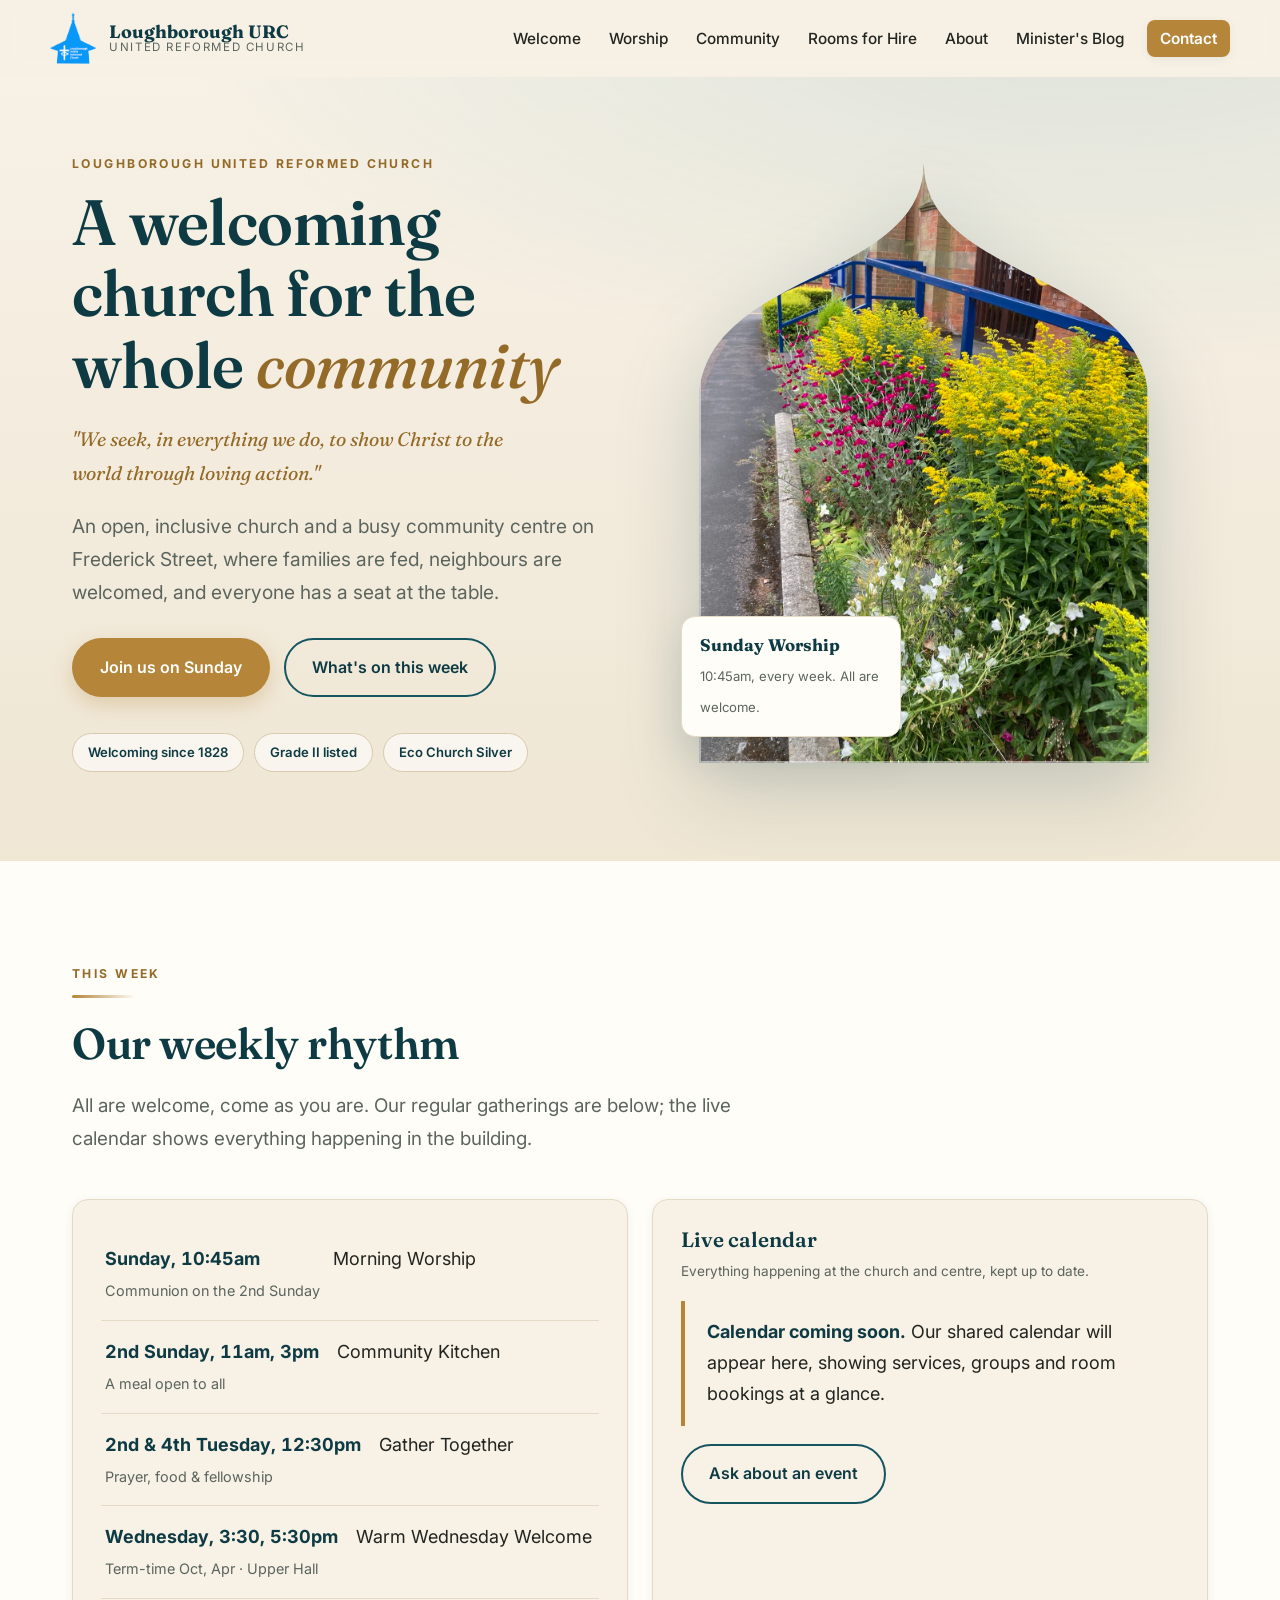
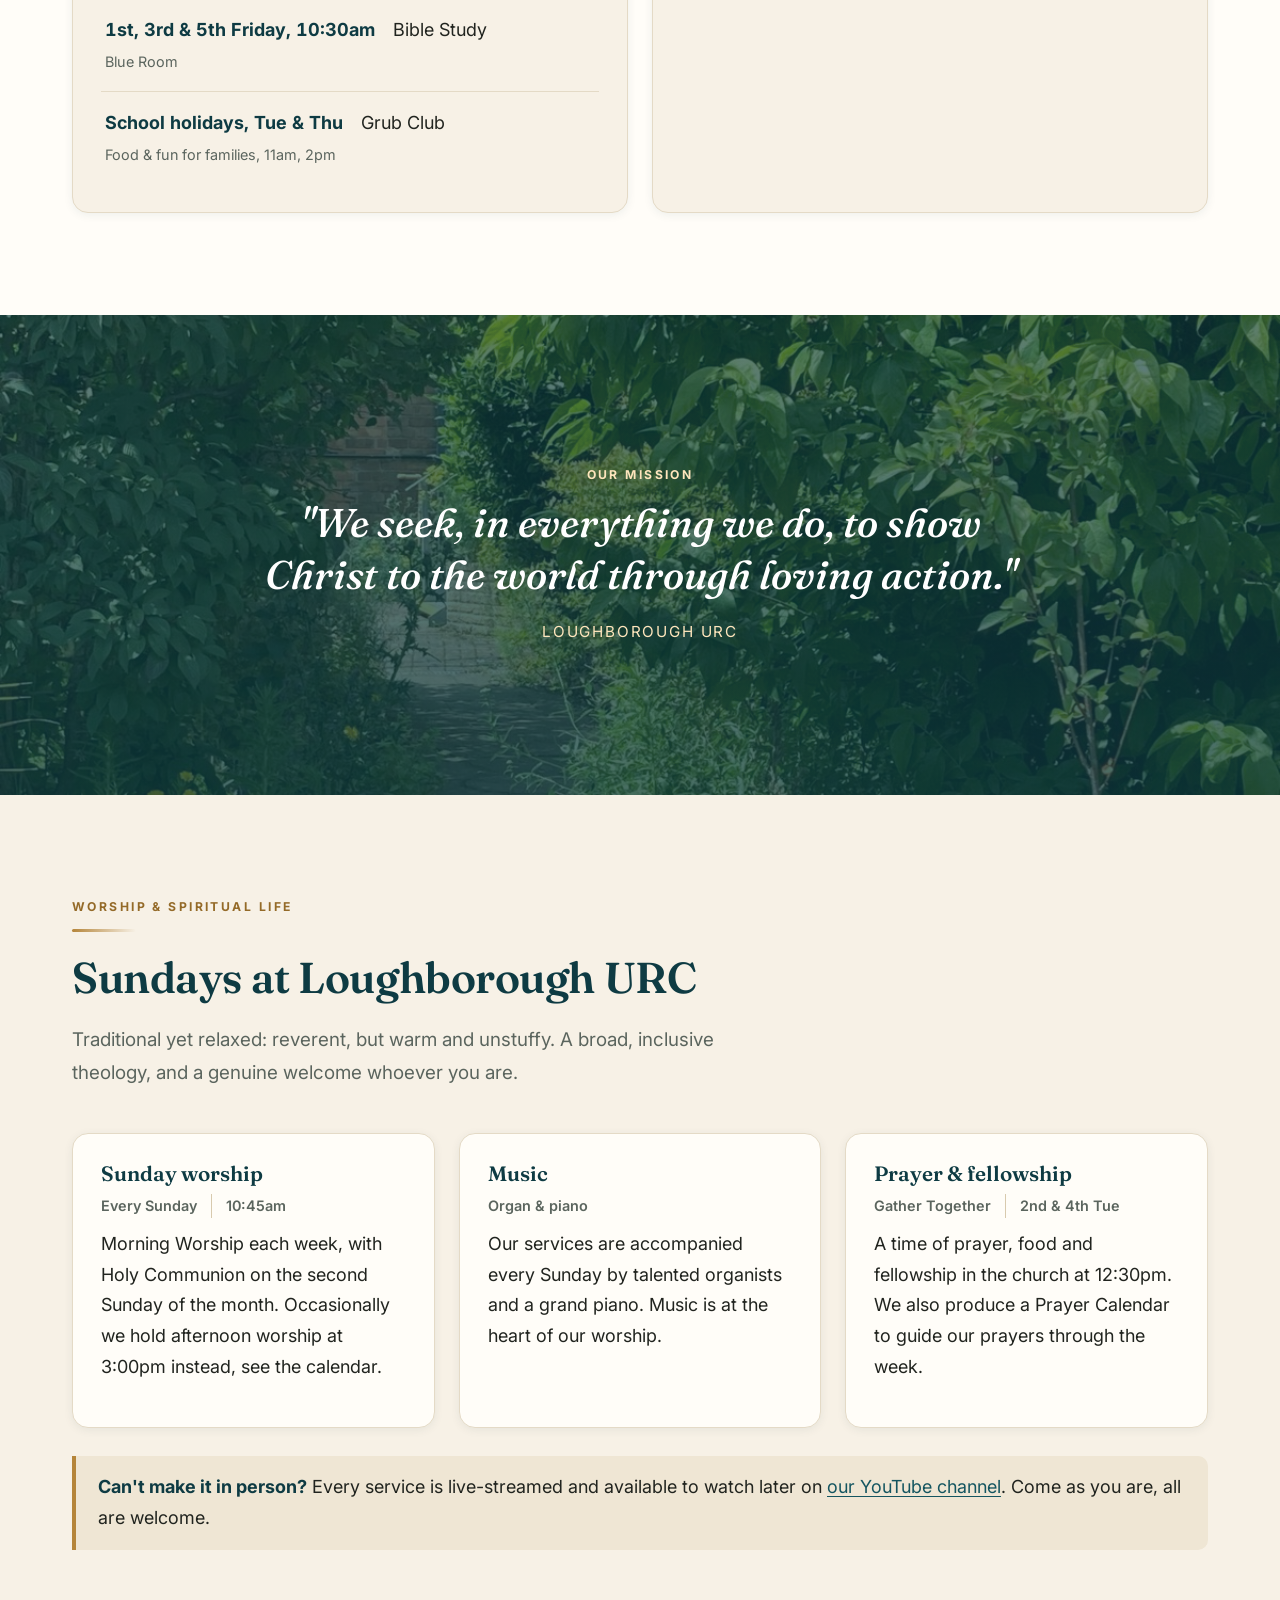
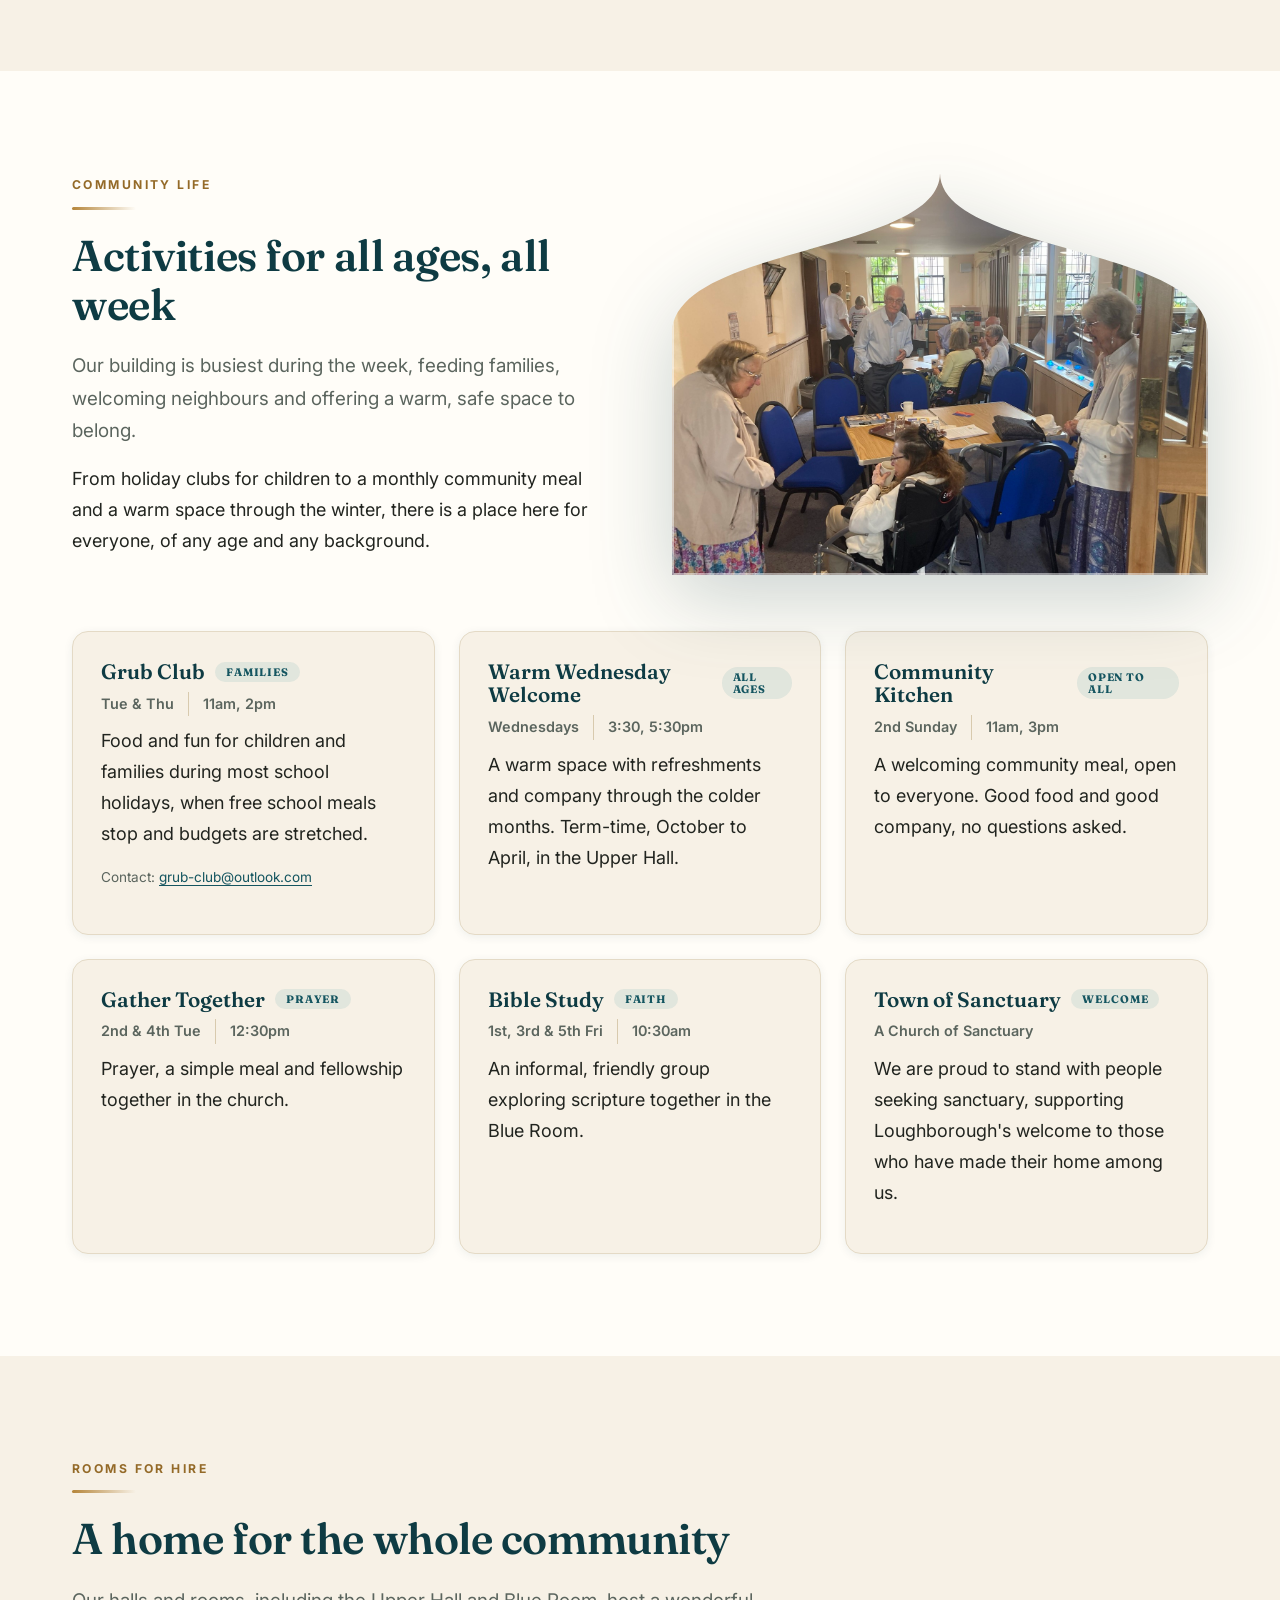
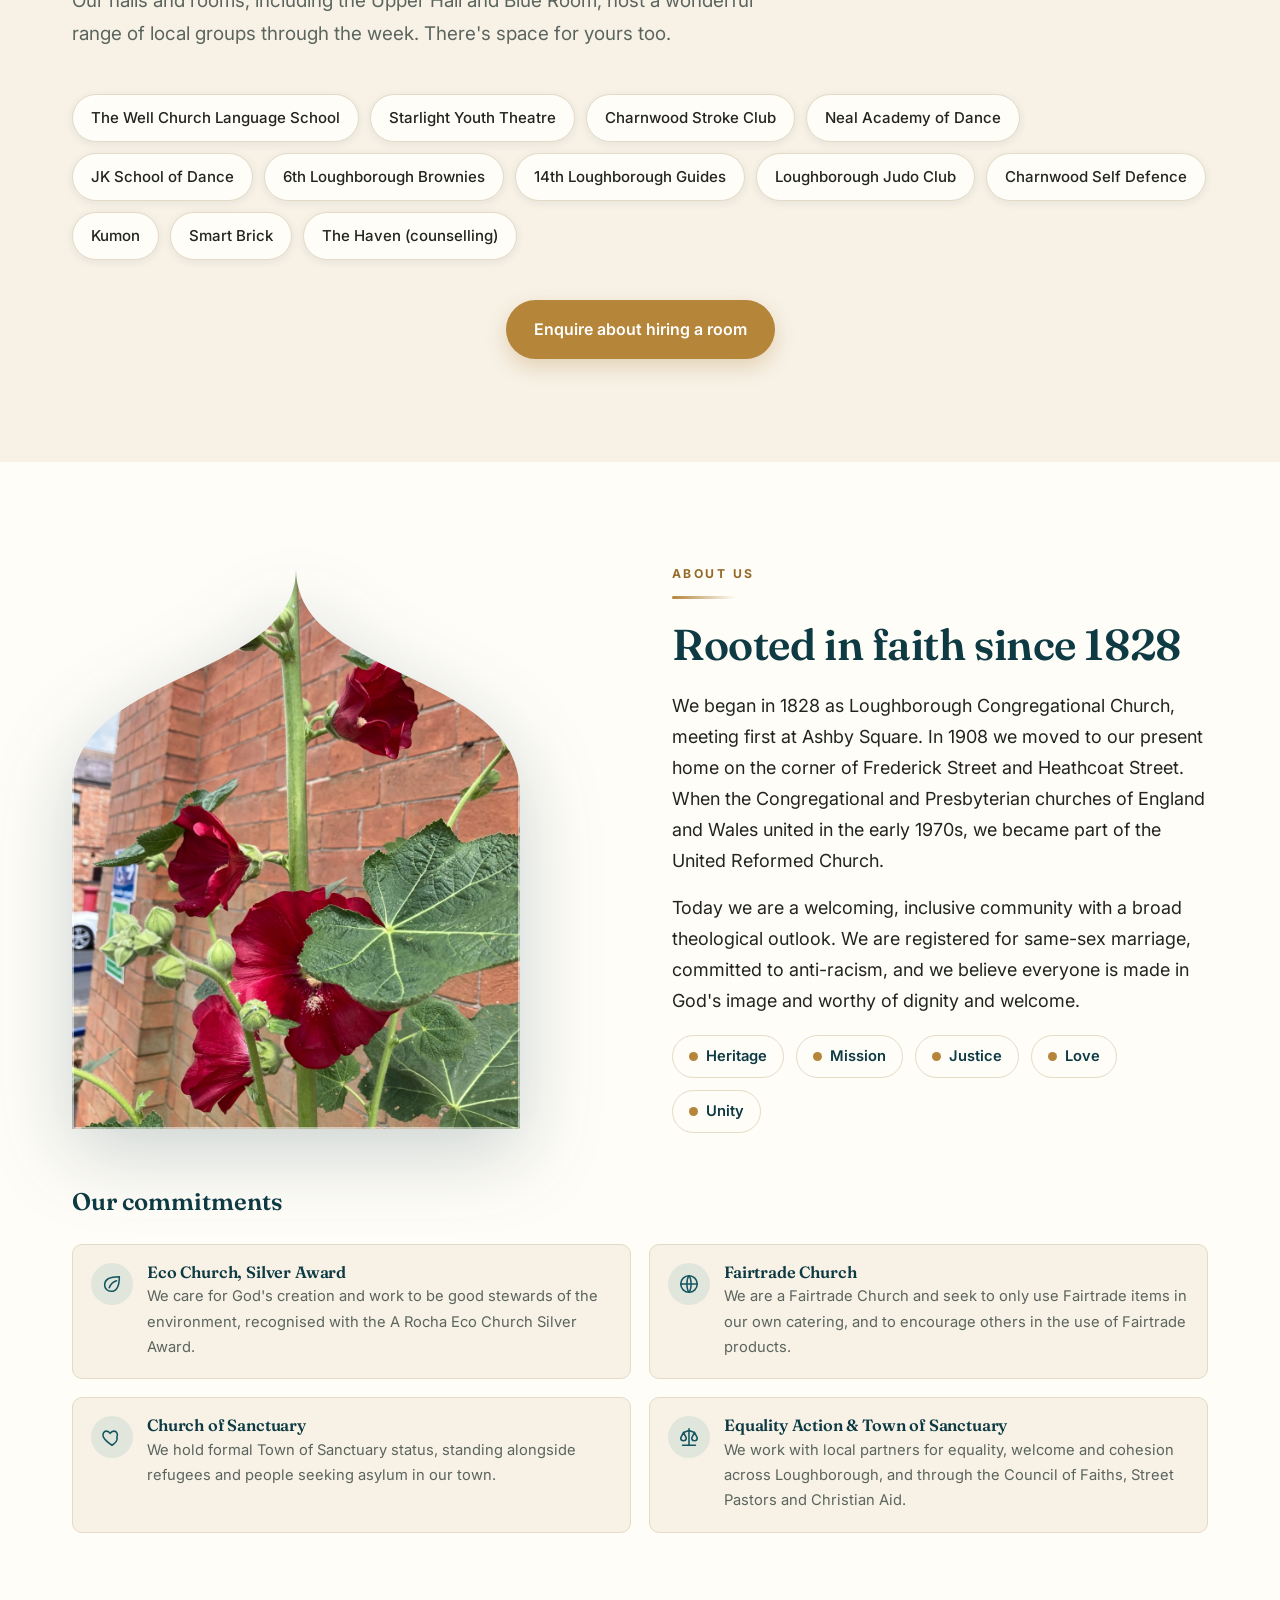
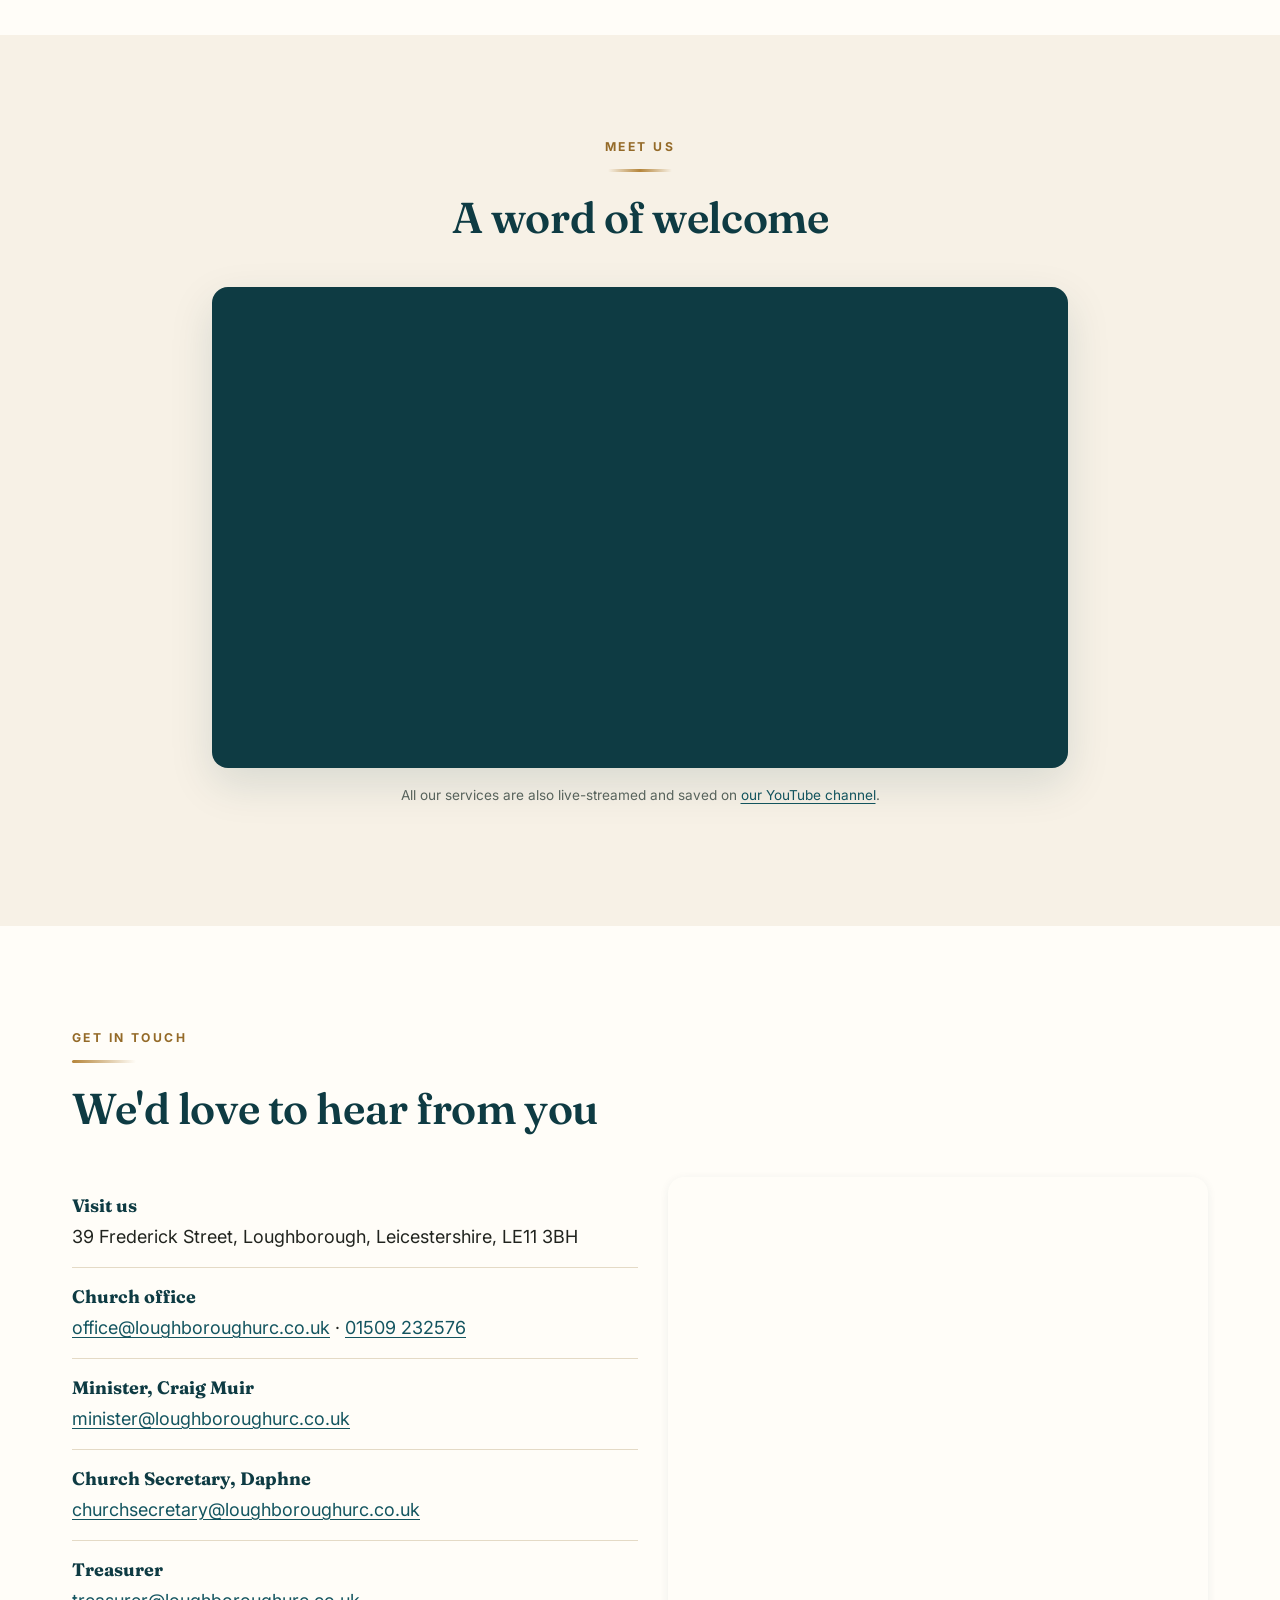
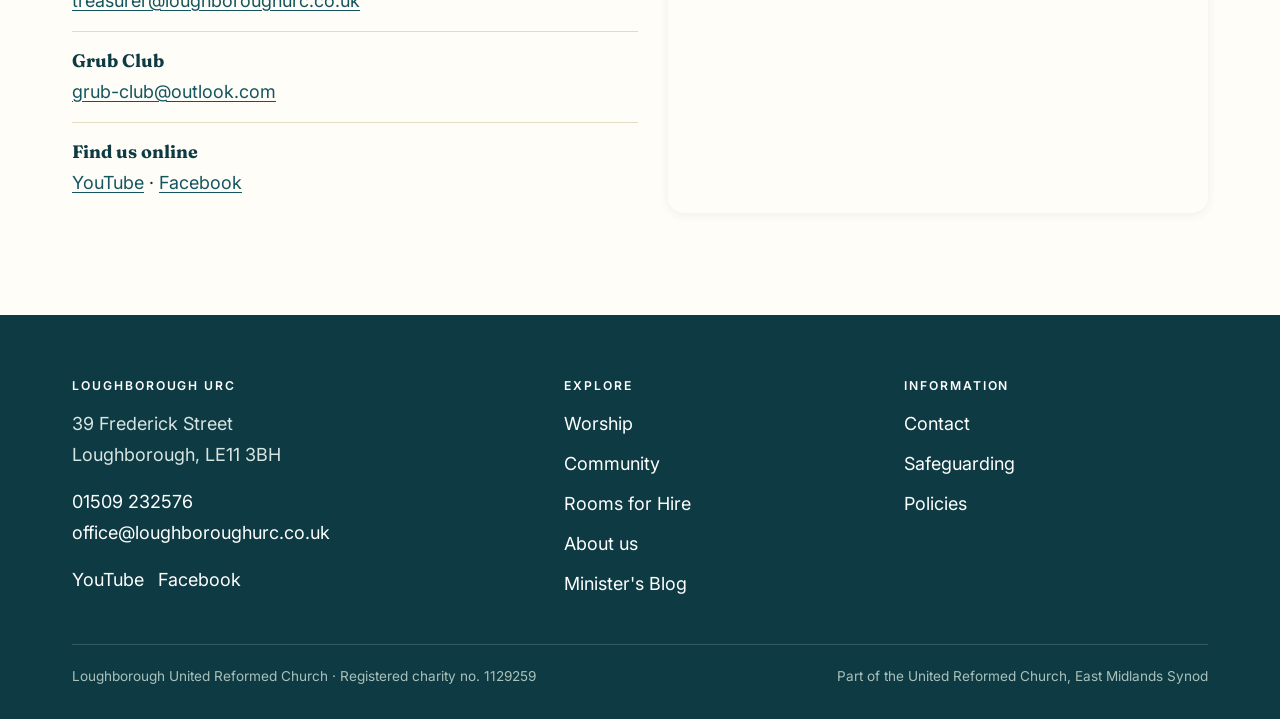
<file: index.html>
<!DOCTYPE html>
<html lang="en-GB">
<head>
  <meta charset="UTF-8" />
  <meta name="viewport" content="width=device-width, initial-scale=1.0" />
  <title>Loughborough United Reformed Church | A welcoming church &amp; community centre</title>
  <meta name="description" content="Loughborough URC, a welcoming, inclusive church and busy community centre on Frederick Street since 1908. Sunday worship, family groups, community meals, and a warm welcome for all." />
  <link rel="preconnect" href="https://fonts.googleapis.com" />
  <link rel="preconnect" href="https://fonts.gstatic.com" crossorigin />
  <link href="https://fonts.googleapis.com/css2?family=Fraunces:ital,opsz,wght@0,9..144,500;0,9..144,600;1,9..144,500;1,9..144,600&family=Inter:wght@400;500;600;700&display=swap" rel="stylesheet" />
  <link rel="icon" type="image/png" href="assets/favicon.png" />
  <link rel="stylesheet" href="styles.css" />
</head>
<body>
  <a href="#main" class="skip-link">Skip to content</a>

  <!-- Gothic-arch clip path used to frame photography -->
  <svg width="0" height="0" aria-hidden="true" focusable="false" style="position:absolute">
    <defs>
      <clipPath id="archClip" clipPathUnits="objectBoundingBox">
        <path d="M0,1 L0,0.4 C0,0.18 0.5,0.2 0.5,0 C0.5,0.2 1,0.18 1,0.4 L1,1 Z" />
      </clipPath>
    </defs>
  </svg>

  <!-- ===== Header ===== -->
  <header class="site-header">
    <div class="wrap nav">
      <a class="brand" href="index.html" aria-label="Loughborough United Reformed Church home">
        <img class="logo-img" src="assets/logo.png" alt="Loughborough United Reformed Church" width="46" height="52" />
        <span class="brand-text"><strong>Loughborough URC</strong><span>United Reformed Church</span></span>
      </a>
      <button class="nav-toggle" aria-expanded="false" aria-controls="nav-links">☰ Menu</button>
      <ul class="nav-links" id="nav-links">
        <li><a href="#welcome">Welcome</a></li>
        <li><a href="#worship">Worship</a></li>
        <li><a href="#community">Community</a></li>
        <li><a href="#rooms">Rooms for Hire</a></li>
        <li><a href="#about">About</a></li>
        <li><a href="blog.html">Minister's Blog</a></li>
        <li><a href="#contact" class="cta">Contact</a></li>
      </ul>
    </div>
  </header>

  <main id="main">

    <!-- ===== Hero ===== -->
    <section class="hero" id="welcome">
      <div class="wrap hero-split">
        <div class="hero-copy reveal">
          <p class="eyebrow">Loughborough United Reformed Church</p>
          <h1>A welcoming church for the whole <em>community</em></h1>
          <p class="mission">"We seek, in everything we do, to show Christ to the world through loving action."</p>
          <p class="lede">An open, inclusive church and a busy community centre on Frederick Street, where families are fed, neighbours are welcomed, and everyone has a seat at the table.</p>
          <div class="hero-actions">
            <a href="#worship" class="btn btn-primary">Join us on Sunday</a>
            <a href="#community" class="btn btn-ghost">What's on this week</a>
          </div>
          <ul class="chips">
            <li>Welcoming since 1828</li>
            <li>Grade II listed</li>
            <li>Eco Church Silver</li>
          </ul>
        </div>
        <div class="hero-media reveal">
          <div class="arch-frame">
            <img class="arch" src="assets/img/building-welcome.jpg" alt="The flower-lined entrance to Loughborough URC on Frederick Street" fetchpriority="high" width="1125" height="1500" />
          </div>
          <div class="hero-badge">
            <strong>Sunday Worship</strong>
            <span>10:45am, every week. All are welcome.</span>
          </div>
        </div>
      </div>
    </section>

    <!-- ===== This week ===== -->
    <section class="section alt" id="thisweek">
      <div class="wrap">
        <div class="section-head reveal">
          <p class="eyebrow">This week</p>
          <hr class="rule" />
          <h2>Our weekly rhythm</h2>
          <p class="lead">All are welcome, come as you are. Our regular gatherings are below; the live calendar shows everything happening in the building.</p>
        </div>
        <div class="grid grid-2">
          <div class="card reveal">
            <ul class="schedule">
              <li><span class="when">Sunday, 10:45am</span> <span class="what">Morning Worship</span> <span class="where">Communion on the 2nd Sunday</span></li>
              <li><span class="when">2nd Sunday, 11am, 3pm</span> <span class="what">Community Kitchen</span> <span class="where">A meal open to all</span></li>
              <li><span class="when">2nd &amp; 4th Tuesday, 12:30pm</span> <span class="what">Gather Together</span> <span class="where">Prayer, food &amp; fellowship</span></li>
              <li><span class="when">Wednesday, 3:30, 5:30pm</span> <span class="what">Warm Wednesday Welcome</span> <span class="where">Term-time Oct, Apr · Upper Hall</span></li>
              <li><span class="when">1st, 3rd &amp; 5th Friday, 10:30am</span> <span class="what">Bible Study</span> <span class="where">Blue Room</span></li>
              <li><span class="when">School holidays, Tue &amp; Thu</span> <span class="what">Grub Club</span> <span class="where">Food &amp; fun for families, 11am, 2pm</span></li>
            </ul>
          </div>
          <div class="card reveal">
            <h3>Live calendar</h3>
            <p class="muted-small">Everything happening at the church and centre, kept up to date.</p>
            <!-- TODO: paste Xavier's Google Calendar embed here:
            <iframe src="https://calendar.google.com/calendar/embed?src=YOUR_CALENDAR_ID&ctz=Europe/London" style="border:0;width:100%;min-height:420px"></iframe>
            -->
            <div class="note"><strong>Calendar coming soon.</strong> Our shared calendar will appear here, showing services, groups and room bookings at a glance.</div>
            <p style="margin-top:18px"><a class="btn btn-ghost" href="#contact">Ask about an event</a></p>
          </div>
        </div>
      </div>
    </section>

    <!-- ===== Scripture band ===== -->
    <section class="band reveal" style="background-image:url('assets/img/garden-path.jpg')" aria-label="Our mission">
      <div class="wrap">
        <p class="eyebrow">Our mission</p>
        <blockquote>"We seek, in everything we do, to show Christ to the world through loving action."</blockquote>
        <cite>Loughborough URC</cite>
      </div>
    </section>

    <!-- ===== Worship ===== -->
    <section class="section" id="worship">
      <div class="wrap">
        <div class="section-head reveal">
          <p class="eyebrow">Worship &amp; spiritual life</p>
          <hr class="rule" />
          <h2>Sundays at Loughborough URC</h2>
          <p class="lead">Traditional yet relaxed: reverent, but warm and unstuffy. A broad, inclusive theology, and a genuine welcome whoever you are.</p>
        </div>
        <div class="grid grid-3">
          <div class="card reveal">
            <h3>Sunday worship</h3>
            <p class="meta"><span>Every Sunday</span><span>10:45am</span></p>
            <p>Morning Worship each week, with Holy Communion on the second Sunday of the month. Occasionally we hold afternoon worship at 3:00pm instead, see the calendar.</p>
          </div>
          <div class="card reveal">
            <h3>Music</h3>
            <p class="meta"><span>Organ &amp; piano</span></p>
            <p>Our services are accompanied every Sunday by talented organists and a grand piano. Music is at the heart of our worship.</p>
          </div>
          <div class="card reveal">
            <h3>Prayer &amp; fellowship</h3>
            <p class="meta"><span>Gather Together</span><span>2nd &amp; 4th Tue</span></p>
            <p>A time of prayer, food and fellowship in the church at 12:30pm. We also produce a Prayer Calendar to guide our prayers through the week.</p>
          </div>
        </div>
        <div class="note reveal" style="margin-top:28px"><strong>Can't make it in person?</strong> Every service is live-streamed and available to watch later on <a href="https://www.youtube.com/@LURCLIVE" target="_blank" rel="noopener">our YouTube channel</a>. Come as you are, all are welcome.</div>
      </div>
    </section>

    <!-- ===== Community ===== -->
    <section class="section alt" id="community">
      <div class="wrap">
        <div class="feature reverse" style="margin-bottom: 56px">
          <div class="feature-media land reveal">
            <div class="arch-frame"><img class="arch" src="assets/img/community-gathering.jpg" alt="Members and visitors sharing food and company at a Loughborough URC gathering" loading="lazy" /></div>
          </div>
          <div class="reveal">
            <p class="eyebrow">Community life</p>
            <hr class="rule" />
            <h2>Activities for all ages, all week</h2>
            <p class="lead">Our building is busiest during the week, feeding families, welcoming neighbours and offering a warm, safe space to belong.</p>
            <p>From holiday clubs for children to a monthly community meal and a warm space through the winter, there is a place here for everyone, of any age and any background.</p>
          </div>
        </div>

        <div class="grid grid-3">
          <div class="card reveal">
            <h3>Grub Club <span class="tag">Families</span></h3>
            <p class="meta"><span>Tue &amp; Thu</span><span>11am, 2pm</span></p>
            <p>Food and fun for children and families during most school holidays, when free school meals stop and budgets are stretched.</p>
            <p class="muted-small">Contact: <a href="mailto:grub-club@outlook.com">grub-club@outlook.com</a></p>
          </div>
          <div class="card reveal">
            <h3>Warm Wednesday Welcome <span class="tag">All ages</span></h3>
            <p class="meta"><span>Wednesdays</span><span>3:30, 5:30pm</span></p>
            <p>A warm space with refreshments and company through the colder months. Term-time, October to April, in the Upper Hall.</p>
          </div>
          <div class="card reveal">
            <h3>Community Kitchen <span class="tag">Open to all</span></h3>
            <p class="meta"><span>2nd Sunday</span><span>11am, 3pm</span></p>
            <p>A welcoming community meal, open to everyone. Good food and good company, no questions asked.</p>
          </div>
          <div class="card reveal">
            <h3>Gather Together <span class="tag">Prayer</span></h3>
            <p class="meta"><span>2nd &amp; 4th Tue</span><span>12:30pm</span></p>
            <p>Prayer, a simple meal and fellowship together in the church.</p>
          </div>
          <div class="card reveal">
            <h3>Bible Study <span class="tag">Faith</span></h3>
            <p class="meta"><span>1st, 3rd &amp; 5th Fri</span><span>10:30am</span></p>
            <p>An informal, friendly group exploring scripture together in the Blue Room.</p>
          </div>
          <div class="card reveal">
            <h3>Town of Sanctuary <span class="tag">Welcome</span></h3>
            <p class="meta"><span>A Church of Sanctuary</span></p>
            <p>We are proud to stand with people seeking sanctuary, supporting Loughborough's welcome to those who have made their home among us.</p>
          </div>
        </div>
      </div>
    </section>

    <!-- ===== Rooms for hire ===== -->
    <section class="section" id="rooms">
      <div class="wrap">
        <div class="section-head reveal">
          <p class="eyebrow">Rooms for hire</p>
          <hr class="rule" />
          <h2>A home for the whole community</h2>
          <p class="lead">Our halls and rooms, including the Upper Hall and Blue Room, host a wonderful range of local groups through the week. There's space for yours too.</p>
        </div>
        <ul class="pills reveal">
          <li>The Well Church Language School</li>
          <li>Starlight Youth Theatre</li>
          <li>Charnwood Stroke Club</li>
          <li>Neal Academy of Dance</li>
          <li>JK School of Dance</li>
          <li>6th Loughborough Brownies</li>
          <li>14th Loughborough Guides</li>
          <li>Loughborough Judo Club</li>
          <li>Charnwood Self Defence</li>
          <li>Kumon</li>
          <li>Smart Brick</li>
          <li>The Haven (counselling)</li>
        </ul>
        <div class="section-cta reveal">
          <a href="#contact" class="btn btn-primary">Enquire about hiring a room</a>
        </div>
      </div>
    </section>

    <!-- ===== About ===== -->
    <section class="section alt" id="about">
      <div class="wrap">
        <div class="feature" style="margin-bottom: 56px">
          <div class="feature-media reveal">
            <div class="arch-frame"><img class="arch" src="assets/img/hollyhocks.jpg" alt="Hollyhocks in bloom against the red-brick wall of the church" loading="lazy" /></div>
          </div>
          <div class="reveal">
            <p class="eyebrow">About us</p>
            <hr class="rule" />
            <h2>Rooted in faith since 1828</h2>
            <p>We began in 1828 as Loughborough Congregational Church, meeting first at Ashby Square. In 1908 we moved to our present home on the corner of Frederick Street and Heathcoat Street. When the Congregational and Presbyterian churches of England and Wales united in the early 1970s, we became part of the United Reformed Church.</p>
            <p>Today we are a welcoming, inclusive community with a broad theological outlook. We are registered for same-sex marriage, committed to anti-racism, and we believe everyone is made in God's image and worthy of dignity and welcome.</p>
            <div class="badges" style="margin-top:18px">
              <span class="badge"><span class="dot"></span>Heritage</span>
              <span class="badge"><span class="dot"></span>Mission</span>
              <span class="badge"><span class="dot"></span>Justice</span>
              <span class="badge"><span class="dot"></span>Love</span>
              <span class="badge"><span class="dot"></span>Unity</span>
            </div>
          </div>
        </div>

        <div class="section-head reveal" style="margin-bottom:28px">
          <h3 style="font-family:var(--font-head); font-size:1.5rem; color:var(--brand-dark)">Our commitments</h3>
        </div>
        <div class="commitments">
          <div class="commit reveal">
            <span class="ic" aria-hidden="true"><svg viewBox="0 0 24 24" fill="none" stroke="currentColor" stroke-width="1.7" stroke-linecap="round" stroke-linejoin="round"><path d="M11 20A7 7 0 0 1 4 13C4 7 9 4 20 4c0 11-3 16-9 16Z"/><path d="M9 16c1.5-4 4.5-6.5 8-7.5"/></svg></span>
            <div><h4>Eco Church, Silver Award</h4><p>We care for God's creation and work to be good stewards of the environment, recognised with the A&nbsp;Rocha Eco Church Silver Award.</p></div>
          </div>
          <div class="commit reveal">
            <span class="ic" aria-hidden="true"><svg viewBox="0 0 24 24" fill="none" stroke="currentColor" stroke-width="1.7" stroke-linecap="round" stroke-linejoin="round"><circle cx="12" cy="12" r="9"/><path d="M3 12h18M12 3c3 3.6 3 14.4 0 18M12 3c-3 3.6-3 14.4 0 18"/></svg></span>
            <div><h4>Fairtrade Church</h4><p>We are a Fairtrade Church and seek to only use Fairtrade items in our own catering, and to encourage others in the use of Fairtrade products.</p></div>
          </div>
          <div class="commit reveal">
            <span class="ic" aria-hidden="true"><svg viewBox="0 0 24 24" fill="none" stroke="currentColor" stroke-width="1.7" stroke-linecap="round" stroke-linejoin="round"><path d="M12 21s-7-4.4-9.3-8.8C1.2 9 2.7 5.6 6.1 5.6c2 0 3.1 1.2 3.9 2.4.8-1.2 1.9-2.4 3.9-2.4 3.4 0 4.9 3.4 3.4 6.6C19 16.6 12 21 12 21Z"/></svg></span>
            <div><h4>Church of Sanctuary</h4><p>We hold formal Town of Sanctuary status, standing alongside refugees and people seeking asylum in our town.</p></div>
          </div>
          <div class="commit reveal">
            <span class="ic" aria-hidden="true"><svg viewBox="0 0 24 24" fill="none" stroke="currentColor" stroke-width="1.7" stroke-linecap="round" stroke-linejoin="round"><path d="M12 3v18M5 21h14M6 7l-3 6a3 3 0 0 0 6 0L6 7Zm12 0-3 6a3 3 0 0 0 6 0l-3-6ZM6 7l6-2 6 2"/></svg></span>
            <div><h4>Equality Action &amp; Town of Sanctuary</h4><p>We work with local partners for equality, welcome and cohesion across Loughborough, and through the Council of Faiths, Street Pastors and Christian Aid.</p></div>
          </div>
        </div>
      </div>
    </section>

    <!-- ===== Welcome video ===== -->
    <section class="section" id="video">
      <div class="wrap" style="max-width:900px">
        <div class="section-head center reveal">
          <p class="eyebrow">Meet us</p>
          <hr class="rule" />
          <h2>A word of welcome</h2>
        </div>
        <div class="video-frame reveal">
          <iframe src="https://www.youtube.com/embed/rBKv3TVX4O4" title="Welcome to Loughborough URC" loading="lazy" allow="accelerometer; autoplay; clipboard-write; encrypted-media; gyroscope; picture-in-picture; web-share" allowfullscreen></iframe>
        </div>
        <p class="muted-small reveal" style="text-align:center; margin-top:16px">All our services are also live-streamed and saved on <a href="https://www.youtube.com/@LURCLIVE" target="_blank" rel="noopener">our YouTube channel</a>.</p>
      </div>
    </section>

    <!-- ===== Contact ===== -->
    <section class="section alt" id="contact">
      <div class="wrap">
        <div class="section-head reveal">
          <p class="eyebrow">Get in touch</p>
          <hr class="rule" />
          <h2>We'd love to hear from you</h2>
        </div>
        <div class="contact-grid">
          <div class="reveal">
            <ul class="contact-list">
              <li><strong>Visit us</strong> 39 Frederick Street, Loughborough, Leicestershire, LE11 3BH</li>
              <li><strong>Church office</strong> <a href="mailto:office@loughboroughurc.co.uk">office@loughboroughurc.co.uk</a> · <a href="tel:+441509232576">01509 232576</a></li>
              <li><strong>Minister, Craig Muir</strong> <a href="mailto:minister@loughboroughurc.co.uk">minister@loughboroughurc.co.uk</a></li>
              <li><strong>Church Secretary, Daphne</strong> <a href="mailto:churchsecretary@loughboroughurc.co.uk">churchsecretary@loughboroughurc.co.uk</a></li>
              <li><strong>Treasurer</strong> <a href="mailto:treasurer@loughboroughurc.co.uk">treasurer@loughboroughurc.co.uk</a></li>
              <li><strong>Grub Club</strong> <a href="mailto:grub-club@outlook.com">grub-club@outlook.com</a></li>
              <li><strong>Find us online</strong> <a href="https://www.youtube.com/@LURCLIVE" target="_blank" rel="noopener">YouTube</a> · <a href="https://www.facebook.com/LoughboroughURC" target="_blank" rel="noopener">Facebook</a></li>
            </ul>
          </div>
          <div class="reveal">
            <iframe class="map-embed" title="Map to Loughborough URC, 39 Frederick Street, LE11 3BH"
              src="https://maps.google.com/maps?q=39%20Frederick%20Street%20Loughborough%20LE11%203BH&output=embed"
              loading="lazy" referrerpolicy="no-referrer-when-downgrade"></iframe>
          </div>
        </div>
      </div>
    </section>

  </main>

  <!-- ===== Footer ===== -->
  <footer class="site-footer">
    <div class="wrap">
      <div class="footer-grid">
        <div>
          <h4>Loughborough URC</h4>
          <p>39 Frederick Street<br />Loughborough, LE11 3BH</p>
          <p><a href="tel:+441509232576">01509 232576</a><br /><a href="mailto:office@loughboroughurc.co.uk">office@loughboroughurc.co.uk</a></p>
          <div class="socials">
            <a href="https://www.youtube.com/@LURCLIVE" target="_blank" rel="noopener">YouTube</a>
            <a href="https://www.facebook.com/LoughboroughURC" target="_blank" rel="noopener">Facebook</a>
          </div>
        </div>
        <div>
          <h4>Explore</h4>
          <ul>
            <li><a href="index.html#worship">Worship</a></li>
            <li><a href="index.html#community">Community</a></li>
            <li><a href="index.html#rooms">Rooms for Hire</a></li>
            <li><a href="index.html#about">About us</a></li>
            <li><a href="blog.html">Minister's Blog</a></li>
          </ul>
        </div>
        <div>
          <h4>Information</h4>
          <ul>
            <li><a href="index.html#contact">Contact</a></li>
            <li><a href="safeguarding.html">Safeguarding</a></li>
            <li><a href="safeguarding.html#policies">Policies</a></li>
          </ul>
        </div>
      </div>
      <div class="footer-bottom">
        <span>Loughborough United Reformed Church · Registered charity no. 1129259</span>
        <span>Part of the United Reformed Church, East Midlands Synod</span>
      </div>
    </div>
  </footer>

  <script src="script.js"></script>
</body>
</html>
</file>
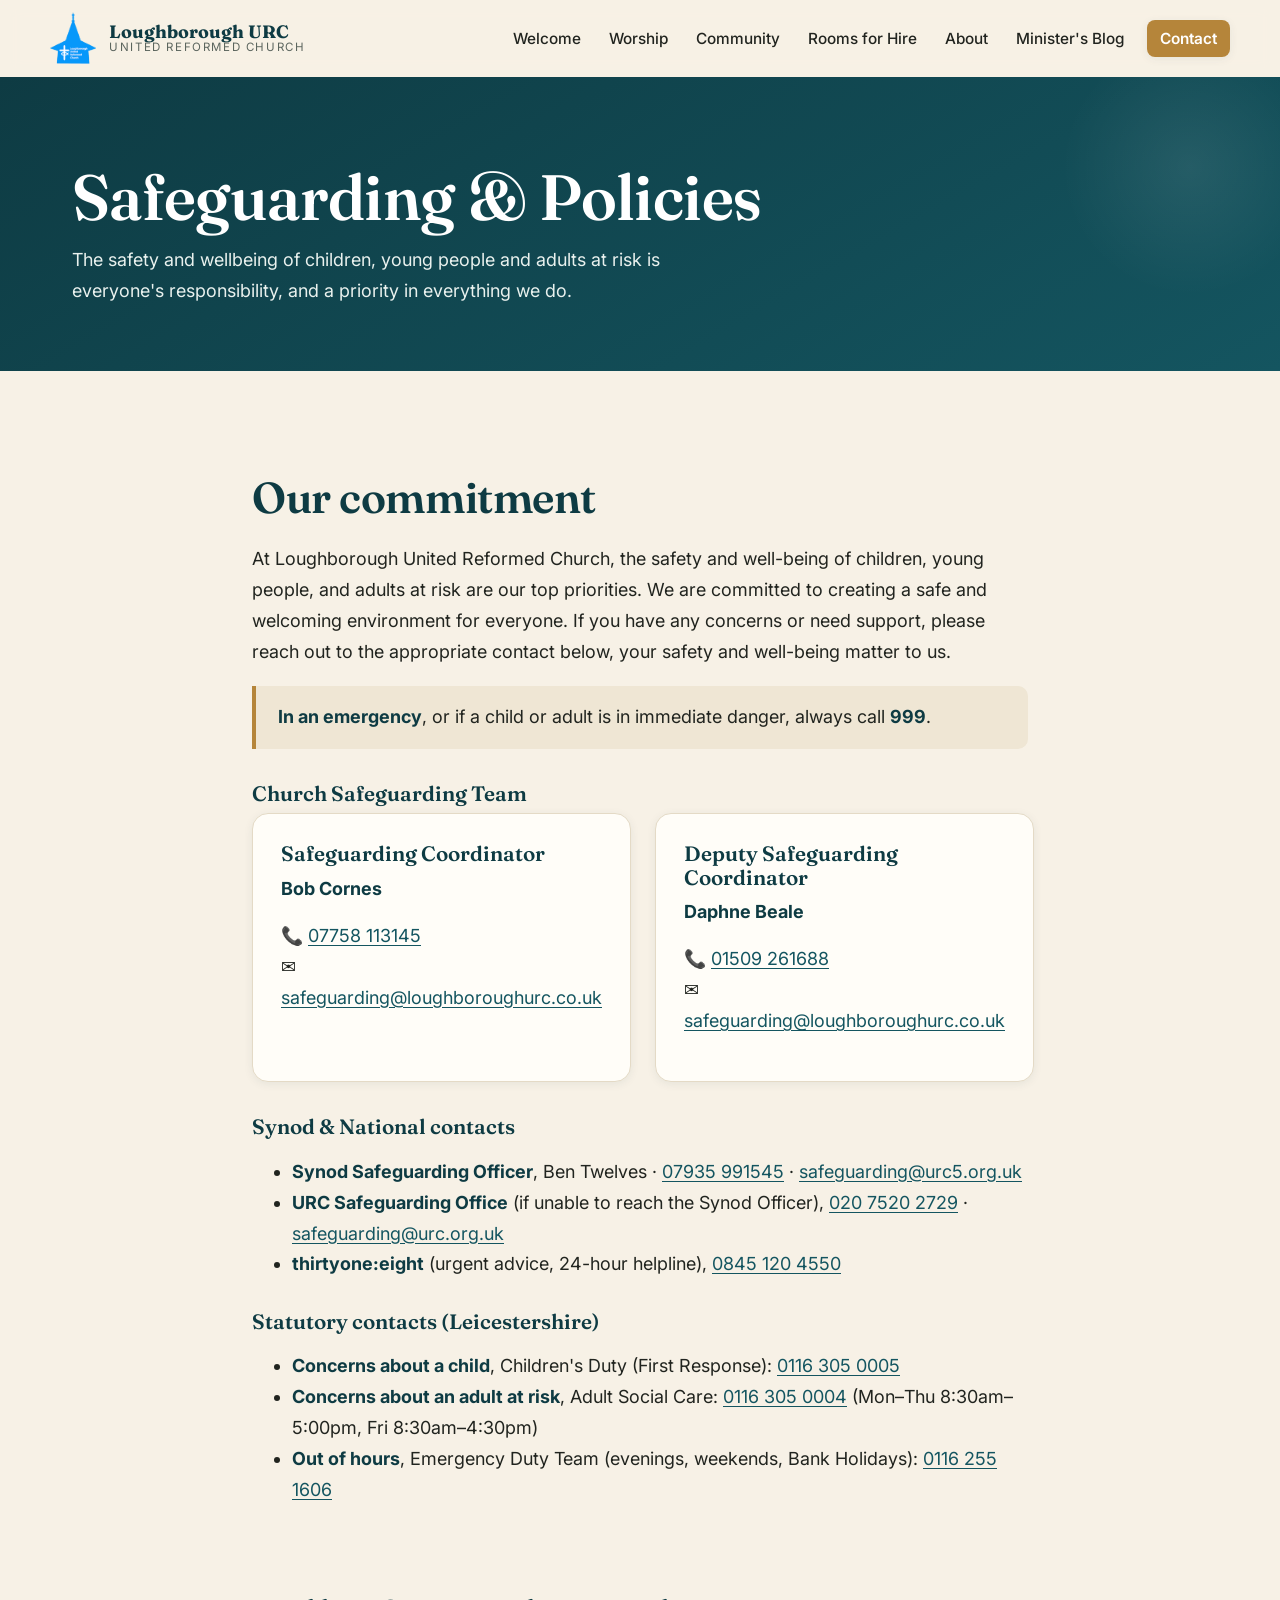
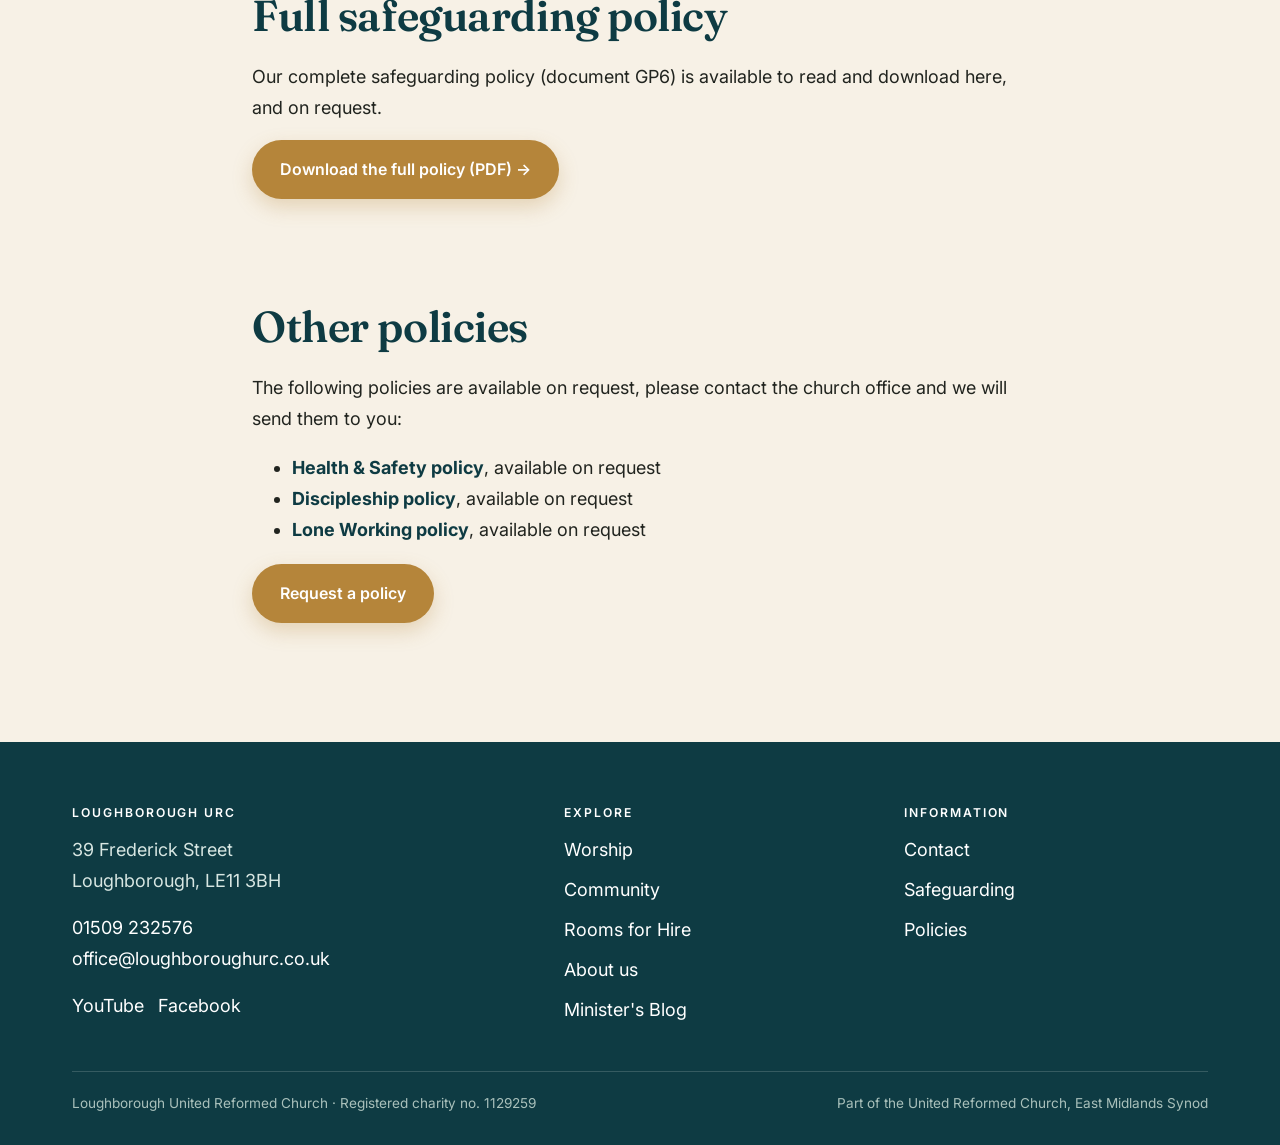
<file: safeguarding.html>
<!DOCTYPE html>
<html lang="en-GB">
<head>
  <meta charset="UTF-8" />
  <meta name="viewport" content="width=device-width, initial-scale=1.0" />
  <title>Safeguarding &amp; Policies | Loughborough URC</title>
  <meta name="description" content="Safeguarding is everyone's responsibility at Loughborough URC. Our safeguarding contact, commitment and policies." />
  <link rel="preconnect" href="https://fonts.googleapis.com" />
  <link rel="preconnect" href="https://fonts.gstatic.com" crossorigin />
  <link href="https://fonts.googleapis.com/css2?family=Fraunces:ital,opsz,wght@0,9..144,500;0,9..144,600;1,9..144,500&family=Inter:wght@400;500;600;700&display=swap" rel="stylesheet" />
  <link rel="icon" type="image/png" href="assets/favicon.png" />
  <link rel="stylesheet" href="styles.css" />
</head>
<body>
  <a href="#main" class="skip-link">Skip to content</a>

  <header class="site-header">
    <div class="wrap nav">
      <a class="brand" href="index.html" aria-label="Loughborough United Reformed Church home">
        <img class="logo-img" src="assets/logo.png" alt="Loughborough United Reformed Church" width="44" height="50" />
        <span class="brand-text"><strong>Loughborough URC</strong><span>United Reformed Church</span></span>
      </a>
      <button class="nav-toggle" aria-expanded="false" aria-controls="nav-links">☰ Menu</button>
      <ul class="nav-links" id="nav-links">
        <li><a href="index.html#welcome">Welcome</a></li>
        <li><a href="index.html#worship">Worship</a></li>
        <li><a href="index.html#community">Community</a></li>
        <li><a href="index.html#rooms">Rooms for Hire</a></li>
        <li><a href="index.html#about">About</a></li>
        <li><a href="blog.html">Minister's Blog</a></li>
        <li><a href="index.html#contact" class="cta">Contact</a></li>
      </ul>
    </div>
  </header>

  <main id="main">
    <div class="page-head">
      <div class="wrap">
        <h1>Safeguarding &amp; Policies</h1>
        <p>The safety and wellbeing of children, young people and adults at risk is everyone's responsibility, and a priority in everything we do.</p>
      </div>
    </div>

    <section class="section">
      <div class="wrap" style="max-width: 820px;">
        <h2>Our commitment</h2>
        <p>At Loughborough United Reformed Church, the safety and well-being of children, young people, and adults at risk are our top priorities. We are committed to creating a safe and welcoming environment for everyone. If you have any concerns or need support, please reach out to the appropriate contact below, your safety and well-being matter to us.</p>

        <div class="note">
          <strong>In an emergency</strong>, or if a child or adult is in immediate danger, always call <strong>999</strong>.
        </div>

        <h3 style="margin-top:1.6em">Church Safeguarding Team</h3>
        <div class="grid grid-2">
          <div class="card">
            <h3>Safeguarding Coordinator</h3>
            <p><strong>Bob Cornes</strong></p>
            <p>📞 <a href="tel:+447758113145">07758 113145</a><br />✉️ <a href="mailto:safeguarding@loughboroughurc.co.uk">safeguarding@loughboroughurc.co.uk</a></p>
          </div>
          <div class="card">
            <h3>Deputy Safeguarding Coordinator</h3>
            <p><strong>Daphne Beale</strong></p>
            <p>📞 <a href="tel:+441509261688">01509 261688</a><br />✉️ <a href="mailto:safeguarding@loughboroughurc.co.uk">safeguarding@loughboroughurc.co.uk</a></p>
          </div>
        </div>

        <h3 style="margin-top:1.6em">Synod &amp; National contacts</h3>
        <ul>
          <li><strong>Synod Safeguarding Officer</strong>, Ben Twelves · <a href="tel:+447935991545">07935 991545</a> · <a href="mailto:safeguarding@urc5.org.uk">safeguarding@urc5.org.uk</a></li>
          <li><strong>URC Safeguarding Office</strong> (if unable to reach the Synod Officer), <a href="tel:+442075202729">020 7520 2729</a> · <a href="mailto:safeguarding@urc.org.uk">safeguarding@urc.org.uk</a></li>
          <li><strong>thirtyone:eight</strong> (urgent advice, 24-hour helpline), <a href="tel:+448451204550">0845 120 4550</a></li>
        </ul>

        <h3 style="margin-top:1.4em">Statutory contacts (Leicestershire)</h3>
        <ul>
          <li><strong>Concerns about a child</strong>, Children's Duty (First Response): <a href="tel:+441163050005">0116 305 0005</a></li>
          <li><strong>Concerns about an adult at risk</strong>, Adult Social Care: <a href="tel:+441163050004">0116 305 0004</a> (Mon–Thu 8:30am–5:00pm, Fri 8:30am–4:30pm)</li>
          <li><strong>Out of hours</strong>, Emergency Duty Team (evenings, weekends, Bank Holidays): <a href="tel:+441162551606">0116 255 1606</a></li>
        </ul>

        <h2 id="policy" style="margin-top:2em">Full safeguarding policy</h2>
        <p>Our complete safeguarding policy (document GP6) is available to read and download here, and on request.</p>
        <p><a class="btn btn-primary" href="assets/LURC-Safeguarding-GP6.pdf" target="_blank" rel="noopener">Download the full policy (PDF) →</a></p>

        <h2 id="policies" style="margin-top: 2.4em;">Other policies</h2>
        <p>The following policies are available on request, please contact the church office and we will send them to you:</p>
        <ul>
          <li><strong>Health &amp; Safety policy</strong>, available on request</li>
          <li><strong>Discipleship policy</strong>, available on request</li>
          <li><strong>Lone Working policy</strong>, available on request</li>
        </ul>
        <p><a class="btn btn-primary" href="mailto:office@loughboroughurc.co.uk?subject=Policy%20request">Request a policy</a></p>
      </div>
    </section>
  </main>

  <footer class="site-footer">
    <div class="wrap">
      <div class="footer-grid">
        <div>
          <h4>Loughborough URC</h4>
          <p>39 Frederick Street<br />Loughborough, LE11 3BH</p>
          <p><a href="tel:+441509232576">01509 232576</a><br /><a href="mailto:office@loughboroughurc.co.uk">office@loughboroughurc.co.uk</a></p>
          <div class="socials">
            <a href="https://www.youtube.com/@LURCLIVE" target="_blank" rel="noopener">YouTube</a>
            <a href="https://www.facebook.com/LoughboroughURC" target="_blank" rel="noopener">Facebook</a>
          </div>
        </div>
        <div>
          <h4>Explore</h4>
          <ul>
            <li><a href="index.html#worship">Worship</a></li>
            <li><a href="index.html#community">Community</a></li>
            <li><a href="index.html#rooms">Rooms for Hire</a></li>
            <li><a href="index.html#about">About us</a></li>
            <li><a href="blog.html">Minister's Blog</a></li>
          </ul>
        </div>
        <div>
          <h4>Information</h4>
          <ul>
            <li><a href="index.html#contact">Contact</a></li>
            <li><a href="safeguarding.html">Safeguarding</a></li>
            <li><a href="safeguarding.html#policies">Policies</a></li>
          </ul>
        </div>
      </div>
      <div class="footer-bottom">
        <span>Loughborough United Reformed Church · Registered charity no. 1129259</span>
        <span>Part of the United Reformed Church, East Midlands Synod</span>
      </div>
    </div>
  </footer>

  <script src="script.js"></script>
</body>
</html>
</file>
<file: styles.css>
/* Loughborough URC, site styles
   Heritage-elegant: parchment + deep teal/petrol + warm gold, generous rhythm,
   Gothic-arch framed photography, strong contrast and large type for accessibility. */

:root {
  --ink: #21241f;
  --muted: #5b655e;
  --bg: #f7f1e6;          /* warm parchment */
  --bg-2: #efe6d4;        /* deeper parchment (alt sections) */
  --surface: #fffdf8;     /* warm near-white */
  --brand: #145560;       /* deep teal / petrol */
  --brand-dark: #0e3b43;
  --brand-2: #1d7e8c;     /* brighter teal for small accents */
  --accent: #b5853a;      /* warm gold */
  --accent-dark: #946a28;
  --line: #e4dac6;        /* warm hairline */
  --line-strong: #d8caae;
  --shadow-sm: 0 2px 10px rgba(14, 59, 67, 0.07);
  --shadow: 0 16px 44px rgba(14, 59, 67, 0.13);
  --radius: 16px;
  --radius-sm: 10px;
  --wrap: 1180px;
  --font-head: "Fraunces", Georgia, "Times New Roman", serif;
  --font-body: "Inter", system-ui, -apple-system, "Segoe UI", Roboto, sans-serif;
  --ease: cubic-bezier(.22,.61,.36,1);
}

* { box-sizing: border-box; }
html { scroll-behavior: smooth; scroll-padding-top: 92px; -webkit-text-size-adjust: 100%; }

body {
  margin: 0;
  font-family: var(--font-body);
  font-size: 18px;
  line-height: 1.72;
  color: var(--ink);
  background: var(--bg);
  -webkit-font-smoothing: antialiased;
  text-rendering: optimizeLegibility;
}

h1, h2, h3, h4 { font-family: var(--font-head); font-weight: 600; line-height: 1.12; color: var(--brand-dark); letter-spacing: -0.01em; }
h1 { font-size: clamp(2.4rem, 5.2vw, 4rem); margin: 0 0 .35em; }
h2 { font-size: clamp(1.85rem, 3.6vw, 2.7rem); margin: 0 0 .5em; }
h3 { font-size: 1.3rem; margin: 0 0 .4em; letter-spacing: 0; }
h2 em, h1 em { font-style: italic; color: var(--accent-dark); font-weight: 500; }
p { margin: 0 0 1rem; }
a { color: var(--brand); text-underline-offset: 3px; }
a:hover { color: var(--accent-dark); }
img { max-width: 100%; display: block; }
strong { color: var(--brand-dark); }

.wrap { max-width: var(--wrap); margin: 0 auto; padding: 0 22px; }
.muted-small { font-size: .85rem; color: var(--muted); }

.skip-link { position: absolute; left: -999px; top: 0; background: var(--brand); color: #fff; padding: 10px 16px; z-index: 300; border-radius: 0 0 8px 0; }
.skip-link:focus { left: 0; }
:focus-visible { outline: 3px solid var(--accent); outline-offset: 3px; border-radius: 4px; }

/* Decorative gold rule */
.rule { width: 64px; height: 3px; border: 0; margin: 0 0 22px; background: linear-gradient(90deg, var(--accent), transparent); border-radius: 3px; }
.section-head.center .rule { margin-inline: auto; background: linear-gradient(90deg, transparent, var(--accent), transparent); }

.eyebrow { text-transform: uppercase; letter-spacing: .2em; font-size: .76rem; font-weight: 700; color: var(--accent-dark); margin: 0 0 .9em; }
.lead { font-size: 1.18rem; color: var(--muted); }
.lede { font-size: 1.2rem; color: var(--muted); max-width: 56ch; }

/* Scroll-reveal */
.reveal { opacity: 0; transform: translateY(22px); transition: opacity .8s var(--ease), transform .8s var(--ease); }
.reveal.in { opacity: 1; transform: none; }
@media (prefers-reduced-motion: reduce) {
  .reveal { opacity: 1 !important; transform: none !important; transition: none !important; }
  html { scroll-behavior: auto; }
}

/* ---------- Header / nav ---------- */
.site-header {
  position: sticky; top: 0; z-index: 100;
  background: rgba(247, 241, 230, 0.82);
  backdrop-filter: saturate(150%) blur(10px);
  -webkit-backdrop-filter: saturate(150%) blur(10px);
  border-bottom: 1px solid transparent;
  transition: border-color .3s, box-shadow .3s, background .3s;
}
.site-header.scrolled { border-bottom-color: var(--line); box-shadow: 0 6px 24px rgba(14,59,67,.07); background: rgba(247,241,230,.92); }
.nav { display: flex; align-items: center; justify-content: space-between; gap: 16px; padding: 12px 0; }
.brand { display: flex; align-items: center; gap: 13px; text-decoration: none; color: var(--brand-dark); }
.logo-img { height: 52px; width: auto; flex: none; display: block; transition: transform .3s var(--ease); }
.brand:hover .logo-img { transform: scale(1.04) rotate(-1deg); }
.logo-mark { width: 46px; height: 46px; flex: none; border-radius: 50%; background: var(--brand); color: #fff; display: grid; place-items: center; font-family: var(--font-head); font-weight: 600; font-size: 1.2rem; }
.brand-text { display: flex; flex-direction: column; line-height: 1.05; }
.brand-text strong { font-family: var(--font-head); font-size: 1.12rem; color: var(--brand-dark); }
.brand-text span { font-size: .72rem; color: var(--muted); letter-spacing: .14em; text-transform: uppercase; }

.nav-links { display: flex; align-items: center; gap: 2px; list-style: none; margin: 0; padding: 0; }
.nav-links a { position: relative; text-decoration: none; color: var(--ink); padding: 9px 13px; border-radius: 8px; font-size: .96rem; font-weight: 500; transition: color .2s; }
.nav-links a:not(.cta)::after { content: ""; position: absolute; left: 13px; right: 13px; bottom: 5px; height: 2px; background: var(--accent); transform: scaleX(0); transform-origin: left; transition: transform .28s var(--ease); border-radius: 2px; }
.nav-links a:not(.cta):hover::after, .nav-links a[aria-current="page"]:not(.cta)::after { transform: scaleX(1); }
.nav-links a:hover { color: var(--brand-dark); }
.nav-links .cta { background: var(--accent); color: #fff; font-weight: 600; margin-left: 8px; box-shadow: var(--shadow-sm); }
.nav-links .cta:hover { background: var(--accent-dark); color: #fff; }

.nav-toggle { display: none; background: none; border: 1.5px solid var(--line-strong); border-radius: 9px; padding: 8px 11px; cursor: pointer; color: var(--brand-dark); font-size: 1rem; }

@media (max-width: 900px) {
  .nav-toggle { display: inline-flex; align-items: center; gap: 8px; }
  .nav-links { position: absolute; top: 100%; left: 0; right: 0; flex-direction: column; align-items: stretch; background: var(--surface); border-bottom: 1px solid var(--line); box-shadow: var(--shadow); padding: 12px; gap: 2px; display: none; }
  .nav-links.open { display: flex; }
  .nav-links a { padding: 14px; font-size: 1.05rem; }
  .nav-links a:not(.cta)::after { display: none; }
  .nav-links .cta { margin: 8px 0 0; text-align: center; }
}

/* ---------- Buttons ---------- */
.btn { display: inline-block; text-decoration: none; font-weight: 600; cursor: pointer; padding: 14px 26px; border-radius: 999px; border: 2px solid transparent; font-size: 1rem; transition: transform .2s var(--ease), background .2s, box-shadow .2s, color .2s; }
.btn-primary { background: var(--accent); color: #fff; box-shadow: 0 8px 20px rgba(181,133,58,.28); }
.btn-primary:hover { background: var(--accent-dark); color: #fff; transform: translateY(-2px); box-shadow: 0 12px 26px rgba(181,133,58,.34); }
.btn-ghost { background: transparent; color: var(--brand-dark); border-color: var(--brand); }
.btn-ghost:hover { background: var(--brand); color: #fff; transform: translateY(-2px); }

/* ---------- Gothic arch image frame ---------- */
.arch { -webkit-clip-path: url(#archClip); clip-path: url(#archClip); width: 100%; height: 100%; object-fit: cover; display: block; }
.arch-frame { position: relative; filter: drop-shadow(0 22px 40px rgba(14,59,67,.22)); }
.arch-frame::after { /* slim gold keyline following the arch */
  content: ""; position: absolute; inset: 0; -webkit-clip-path: url(#archClip); clip-path: url(#archClip);
  box-shadow: inset 0 0 0 2px rgba(255,255,255,.5); pointer-events: none;
}

/* ---------- Hero ---------- */
.hero { position: relative; overflow: hidden; background:
   radial-gradient(120% 80% at 85% -10%, rgba(29,126,140,.12), transparent 60%),
   linear-gradient(180deg, var(--bg), var(--bg-2)); padding: clamp(40px, 6vw, 80px) 0 clamp(56px, 7vw, 96px); }
.hero-split { display: grid; grid-template-columns: 1.05fr .95fr; gap: clamp(28px, 5vw, 72px); align-items: center; }
.hero-copy { max-width: 36rem; }
.hero-copy h1 { color: var(--brand-dark); }
.hero .mission { font-family: var(--font-head); font-style: italic; font-size: 1.22rem; color: var(--accent-dark); margin: 0 0 1em; max-width: 34ch; }
.hero-actions { display: flex; gap: 14px; flex-wrap: wrap; margin-top: 1.6em; }
.chips { display: flex; flex-wrap: wrap; gap: 10px; list-style: none; padding: 0; margin: 2em 0 0; }
.chips li { font-size: .82rem; font-weight: 600; color: var(--brand-dark); background: rgba(255,255,255,.6); border: 1px solid var(--line-strong); padding: 7px 15px; border-radius: 999px; }
.hero-media { position: relative; aspect-ratio: 3 / 4; max-height: 600px; }
.hero-media .arch-frame, .hero-media .arch { height: 100%; }
.hero-badge { position: absolute; left: -18px; bottom: 26px; background: var(--surface); border: 1px solid var(--line); border-radius: 14px; padding: 14px 18px; box-shadow: var(--shadow); max-width: 220px; }
.hero-badge strong { display: block; font-family: var(--font-head); color: var(--brand-dark); font-size: 1.05rem; }
.hero-badge span { font-size: .82rem; color: var(--muted); }

/* ---------- Sections ---------- */
.section { padding: clamp(64px, 8vw, 110px) 0; }
.section.alt { background: var(--surface); }
.section-head { max-width: 64ch; margin-bottom: 44px; }
.section-head.center { margin-inline: auto; text-align: center; }

/* ---------- Grids & cards ---------- */
.grid { display: grid; gap: 24px; }
.grid-2 { grid-template-columns: repeat(2, 1fr); }
.grid-3 { grid-template-columns: repeat(3, 1fr); }
@media (max-width: 880px) { .grid-2, .grid-3 { grid-template-columns: 1fr; } }

.card { background: var(--surface); border: 1px solid var(--line); border-radius: var(--radius); padding: 28px; box-shadow: var(--shadow-sm); transition: transform .3s var(--ease), box-shadow .3s var(--ease), border-color .3s; }
.card:hover { transform: translateY(-5px); box-shadow: var(--shadow); border-color: var(--line-strong); }
.section.alt .card { background: var(--bg); }
.card h3 { display: flex; align-items: center; gap: 10px; }
.card .meta { font-size: .9rem; color: var(--muted); font-weight: 600; margin: 0 0 .7em; }
.card .meta span { display: inline-block; margin-right: 14px; }
.card .meta span + span { padding-left: 14px; border-left: 1px solid var(--line-strong); }
.tag { display: inline-block; font-size: .68rem; font-weight: 700; text-transform: uppercase; letter-spacing: .08em; background: rgba(29,126,140,.1); color: var(--brand); padding: 4px 11px; border-radius: 999px; }

/* Schedule */
.schedule { list-style: none; margin: 0; padding: 0; display: grid; gap: 0; }
.schedule li { display: flex; flex-wrap: wrap; gap: 4px 18px; align-items: baseline; padding: 16px 4px; border-bottom: 1px solid var(--line); }
.schedule li:last-child { border-bottom: 0; }
.schedule .when { font-weight: 700; color: var(--brand-dark); min-width: 210px; font-variant-numeric: tabular-nums; }
.schedule .what { flex: 1; min-width: 140px; }
.schedule .where { color: var(--muted); font-size: .9rem; }

/* Note / callout */
.note { border-left: 4px solid var(--accent); background: var(--bg-2); padding: 16px 22px; border-radius: 0 var(--radius-sm) var(--radius-sm) 0; margin: 18px 0; }
.section.alt .note { background: var(--bg); }
.note strong { color: var(--brand-dark); }

/* Responsive video */
.video-frame { position: relative; padding-top: 56.25%; background: var(--brand-dark); border-radius: var(--radius); overflow: hidden; box-shadow: var(--shadow); }
.video-frame iframe { position: absolute; inset: 0; width: 100%; height: 100%; border: 0; }

/* ---------- Full-bleed image band (scripture) ---------- */
.band { position: relative; padding: clamp(80px, 12vw, 150px) 0; color: #fff; text-align: center; background-size: cover; background-position: center 42%; }
.band::before { content: ""; position: absolute; inset: 0; background: linear-gradient(180deg, rgba(14,59,67,.66), rgba(14,59,67,.74)); }
.band .wrap { position: relative; max-width: 820px; }
.band .eyebrow { color: #ffe6bd; }
.band blockquote { font-family: var(--font-head); font-style: italic; font-weight: 500; font-size: clamp(1.6rem, 3.4vw, 2.5rem); line-height: 1.3; color: #fff; margin: 0; }
.band cite { display: block; margin-top: 18px; font-style: normal; font-family: var(--font-body); font-size: .95rem; letter-spacing: .12em; text-transform: uppercase; color: #ffe6bd; }

/* ---------- Feature (image + text) ---------- */
.feature { display: grid; grid-template-columns: 1fr 1fr; gap: clamp(28px, 5vw, 64px); align-items: center; }
.feature.reverse .feature-media { order: 2; }
.feature-media { aspect-ratio: 4 / 5; max-height: 560px; }
.feature-media.land { aspect-ratio: 4 / 3; }
.feature-media .arch-frame, .feature-media .arch { height: 100%; }
@media (max-width: 880px) {
  .feature { grid-template-columns: 1fr; }
  .feature.reverse .feature-media { order: 0; }
  .feature-media { max-height: 440px; }
}

/* Commitments / badges */
.commitments { display: grid; grid-template-columns: repeat(2, 1fr); gap: 18px; }
@media (max-width: 620px) { .commitments { grid-template-columns: 1fr; } }
.commit { display: flex; gap: 14px; align-items: flex-start; padding: 18px; background: var(--surface); border: 1px solid var(--line); border-radius: var(--radius-sm); }
.section.alt .commit { background: var(--bg); }
.commit .ic { flex: none; width: 42px; height: 42px; border-radius: 50%; display: grid; place-items: center; background: rgba(29,126,140,.1); color: var(--brand); }
.commit .ic svg { width: 22px; height: 22px; }
.commit h4 { margin: 0 0 3px; font-family: var(--font-head); color: var(--brand-dark); font-size: 1.02rem; }
.commit p { margin: 0; font-size: .92rem; color: var(--muted); }

.badges { display: flex; flex-wrap: wrap; gap: 12px; }
.badge { display: flex; align-items: center; gap: 8px; background: var(--surface); border: 1px solid var(--line); border-radius: 999px; padding: 8px 16px; font-weight: 600; font-size: .92rem; color: var(--brand-dark); }
.badge .dot { width: 9px; height: 9px; border-radius: 50%; background: var(--accent); }

/* Pills (rooms for hire) */
.pills { display: flex; flex-wrap: wrap; gap: 11px; list-style: none; padding: 0; margin: 0; }
.pills li { background: var(--surface); border: 1px solid var(--line); border-radius: 999px; padding: 10px 18px; font-size: .94rem; font-weight: 500; box-shadow: var(--shadow-sm); transition: transform .2s var(--ease), border-color .2s; }
.pills li:hover { transform: translateY(-2px); border-color: var(--accent); }
.section.alt .pills li { background: var(--bg); }

/* Contact */
.contact-grid { display: grid; grid-template-columns: 1.05fr 1fr; gap: 30px; }
@media (max-width: 880px) { .contact-grid { grid-template-columns: 1fr; } }
.contact-list { list-style: none; padding: 0; margin: 0; }
.contact-list li { padding: 14px 0; border-bottom: 1px solid var(--line); }
.contact-list li:last-child { border-bottom: 0; }
.contact-list strong { display: block; color: var(--brand-dark); font-family: var(--font-head); }
.map-embed { width: 100%; min-height: 340px; height: 100%; border: 0; border-radius: var(--radius); box-shadow: var(--shadow-sm); }

.section-cta { text-align: center; margin-top: 40px; }

/* ---------- Blog ---------- */
.post { background: var(--surface); border: 1px solid var(--line); border-radius: var(--radius); padding: 30px 34px; box-shadow: var(--shadow-sm); margin-bottom: 24px; transition: box-shadow .3s var(--ease); }
.post:hover { box-shadow: var(--shadow); }
.post .date { color: var(--accent-dark); font-weight: 700; font-size: .82rem; text-transform: uppercase; letter-spacing: .1em; }
.post h2 { margin: .25em 0 .45em; }
.post-body { line-height: 1.78; }
.post-body p { margin: 0 0 1rem; }
.post-body h2, .post-body h3, .post-body h4 { margin-top: 1.3em; }
.post-body img { border-radius: 12px; margin: 18px 0; box-shadow: var(--shadow-sm); }
.post-body ul, .post-body ol { margin: 0 0 1rem 1.2em; }
.post-body blockquote { margin: 1rem 0; padding: 8px 20px; border-left: 4px solid var(--accent); color: var(--muted); font-style: italic; }
.post-body .video-frame { margin: 20px 0; padding-top: 56.25%; }
.post-body table { border-collapse: collapse; width: 100%; margin: 16px 0; font-size: .95rem; }
.post-body th, .post-body td { border: 1px solid var(--line); padding: 9px 12px; text-align: left; vertical-align: top; }
.post-body th { background: var(--bg-2); color: var(--brand-dark); }

/* ---------- Interior page header ---------- */
.page-head { position: relative; background: linear-gradient(150deg, var(--brand-dark), var(--brand)); color: #fff; padding: clamp(54px, 8vw, 84px) 0 clamp(46px, 6vw, 64px); overflow: hidden; }
.page-head::after { content: ""; position: absolute; right: -40px; top: -40px; width: 260px; height: 260px; border-radius: 50%; background: radial-gradient(circle, rgba(255,255,255,.08), transparent 70%); }
.page-head h1 { color: #fff; margin-bottom: .2em; position: relative; }
.page-head p { color: #e9f1ee; max-width: 62ch; margin: 0; position: relative; }

/* ---------- Footer ---------- */
.site-footer { background: var(--brand-dark); color: #d7e6e2; padding: 64px 0 30px; }
.site-footer a { color: #fff; text-decoration: none; }
.site-footer a:hover { color: #ffe6bd; }
.footer-grid { display: grid; grid-template-columns: 1.5fr 1fr 1fr; gap: 36px; margin-bottom: 36px; }
@media (max-width: 760px) { .footer-grid { grid-template-columns: 1fr; gap: 26px; } }
.site-footer h4 { color: #fff; font-family: var(--font-body); font-size: .76rem; text-transform: uppercase; letter-spacing: .16em; margin: 0 0 16px; }
.site-footer ul { list-style: none; margin: 0; padding: 0; }
.site-footer li { margin-bottom: 9px; }
.site-footer .socials { display: flex; gap: 14px; margin-top: 14px; }
.footer-bottom { border-top: 1px solid rgba(255,255,255,.16); padding-top: 20px; font-size: .85rem; color: #a9c0bb; display: flex; flex-wrap: wrap; gap: 8px 22px; justify-content: space-between; }
</file>
